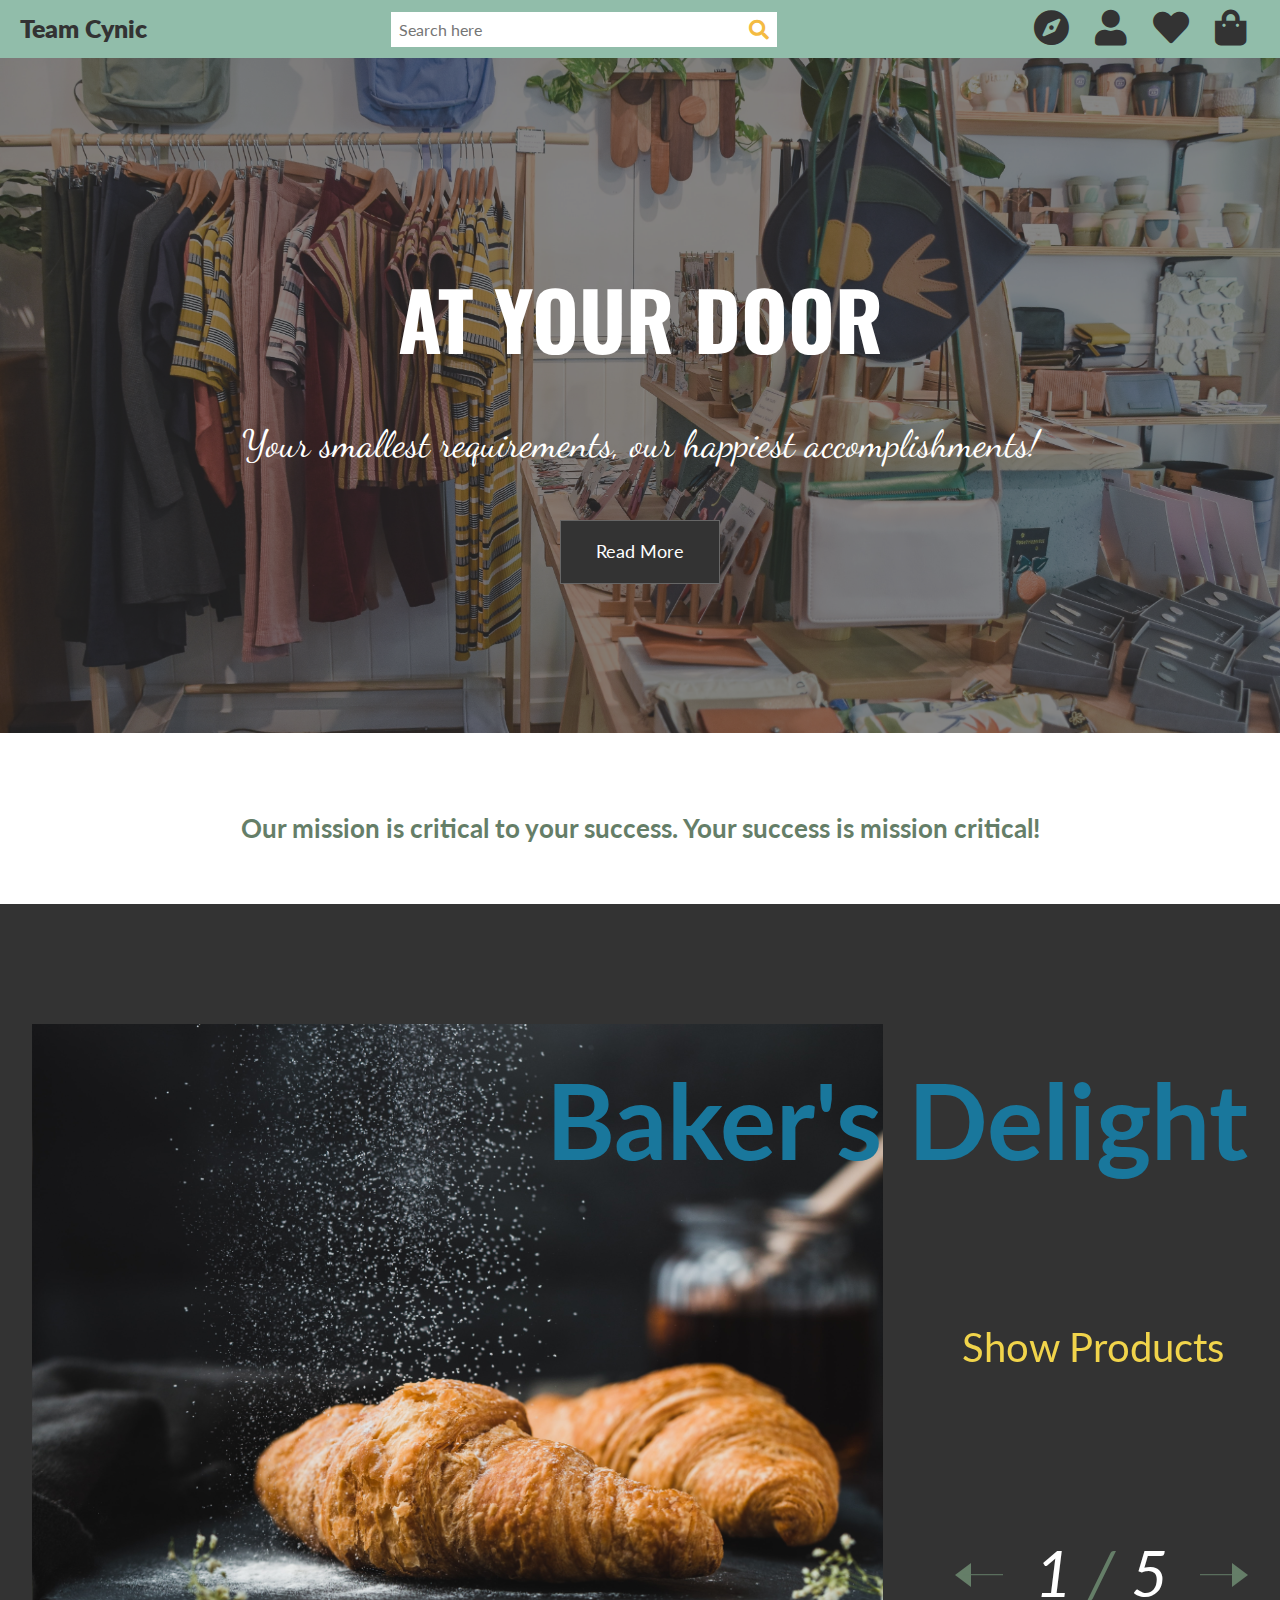
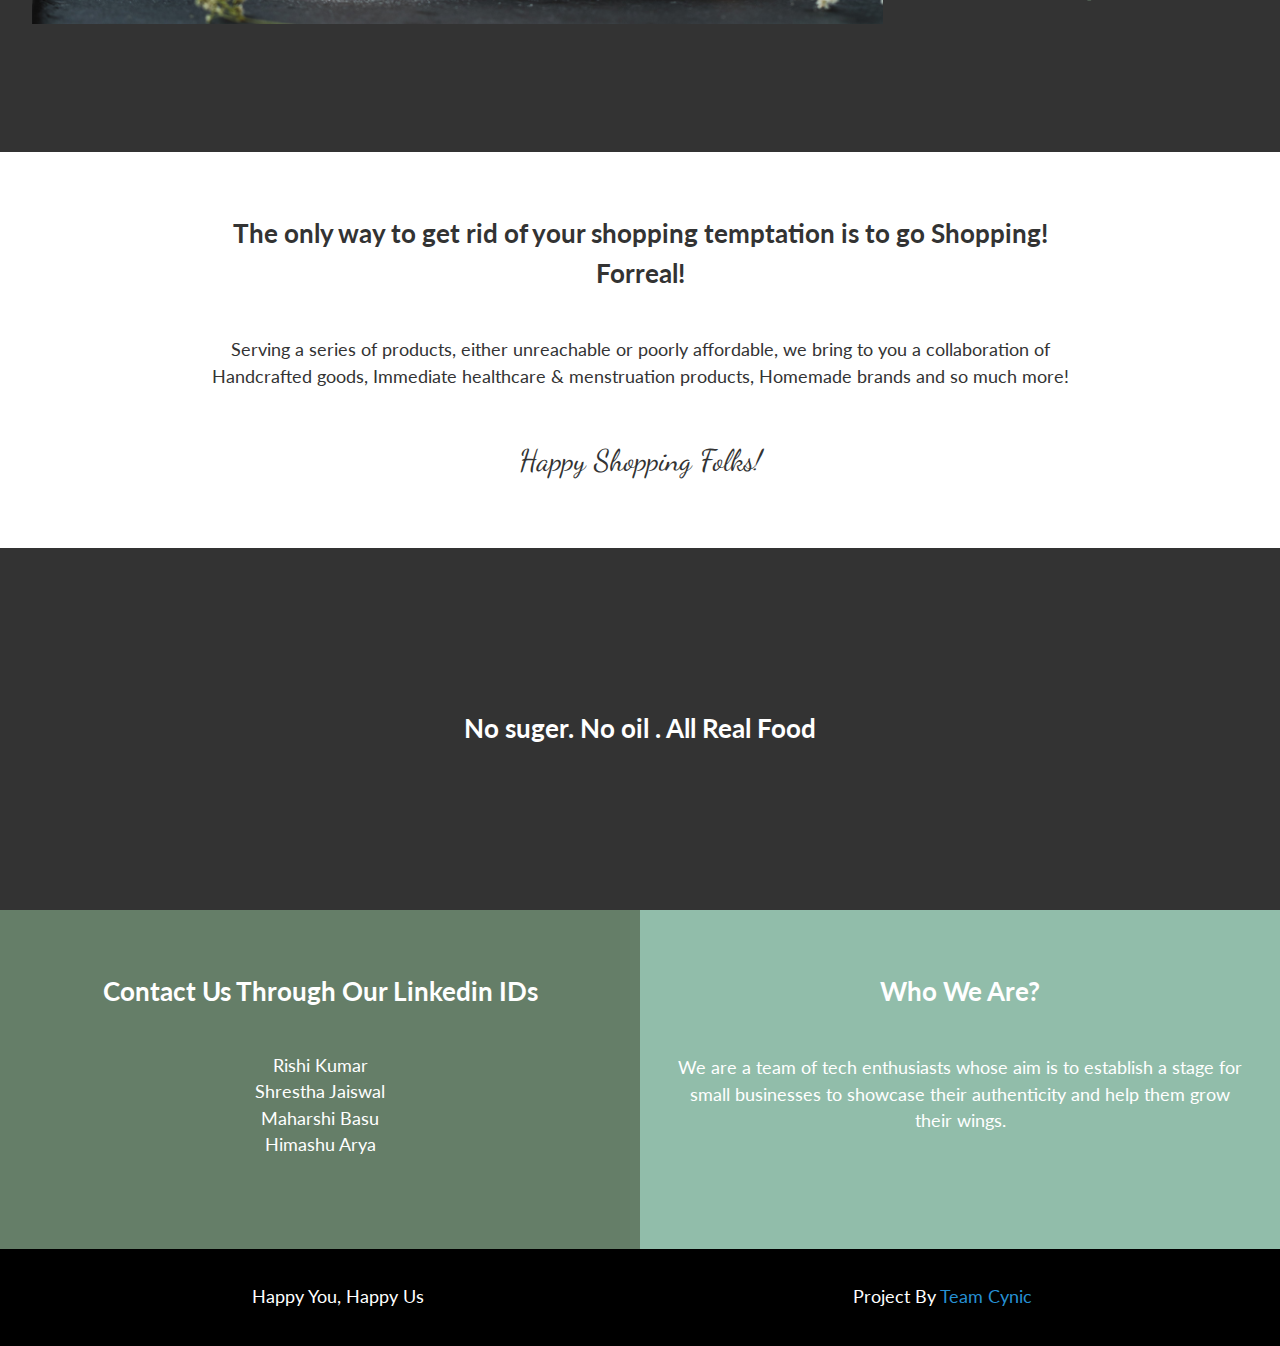
<file: index.html>
<!DOCTYPE html>
<html lang="en">
<head>
  <meta charset="UTF-8">
  <link rel='stylesheet' href='https://cdnjs.cloudflare.com/ajax/libs/font-awesome/5.15.3/css/all.min.css'>
  <link rel="stylesheet" href="./style.css">
  <link rel="apple-touch-icon" sizes="180x180" href="../Team-Cynic/favicon_io/apple-touch-icon.png">
  <link rel="icon" type="image/png" sizes="32x32" href="./favicon_io/favicon-32x32.png">
  <link rel="icon" type="image/png" sizes="16x16" href="./favicon_io/favicon-16x16.png">
  <link rel="manifest" href="./favicon_io/site.webmanifest">
  <title>Electrothon</title>
</head>
<body>
  <!-- partial:index.partial.html -->
<input type="checkbox" id="check">
<nav>
  <label  class="logo">Team Cynic</label>
  <div class="search_box">
    <input type="search" placeholder="Search here">
    <span class="fa fa-search"></span>
  </div>
  <ul>
    <li><a href="#"><i class="fas fa-compass fa-2x"></i></a></li>
    <li><a href="./login/login.html"><i class="fas fa-user fa-2x"></i></a></li>
    <li><a href="#"><i class="fas fa-heart fa-2x"></i></a></li>
    <li><a href="#"><i class="fas fa-shopping-bag fa-2x"></i></a></li>

  </ul>
  <label for="check" class="checkbtn">
    <span class="fa fa-bars" id="bars"></span>
    <span class="fa fa-times" id="times"></span>
  </label>
</nav>
<!-- partial -->
<header id="showcase" class="grid">
  <div class="bg-image"></div>
  <div class="content-wrap">
    <h1>AT YOUR DOOR</h1>
    <p>Your smallest requirements, our happiest accomplishments!</p>
    <a href="#tar" class="btn">Read More</a>
  </div>
</header>

<!-- Main Area -->
<main id="main">
  <!-- Section A -->
  <section id="section-a" class="grid">
    <div class="content-wrap">
      <br>
      <h2 class="content-title">Our mission is critical to your success. Your success is mission critical!</h2>
      <div class="content-text">
        <p></p>
      </div>
    </div>
  </section>
  <!-- Slider goes here -->
  <body id ="test">
    <!-- partial:index.partial.html -->
    <div class="main1">
    
      
      <div class="cd-slider">
        <ul>
          <li>
            <div class="image_sli" style="background-image:url(./img/baker.jpg);"></div>
            <div class="content_sli">
              <h2>Baker's Delight</h2>
              <a class="sli" href="./product_page/product.html">Show Products</a>
            </div>
          </li>
          <li>
            <div class="image_sli" style="background-image:url(./img/pads.jpg);"></div>
            <div class="content_sli">
              <h2>Medical Needs</h2>
              <a class="sli" href="./product_page/product.html">Show products</a>
            </div>
          </li>
          <li>
            <div class="image_sli" style="background-image:url(./img/pot.jpg);"></div>
            <div class="content_sli">
              <h2>Sleek Potteries</h2>
              <a class="sli" href="./product_page/product.html">Show products</a>
            </div>
          </li>
          <li>
            <div class="image_sli" style="background-image:url(./img/grennery.jpg);"></div>
            <div class="content_sli">
              <h2>Greenery Forever</h2>
              <a class="sli" href="./product_page/product.html">Show products</a>
            </div>
          </li>
          <li>
            <div class="image_sli" style="background-image:url(./img/snacks.jpg);"></div>
            <div class="content_sli">
              <h2>Homemade Goodies</h2>
              <a class="sli" href="./product_page/product.html">Show products</a>
            </div>
          </li>      
        </ul>
      </div> <!--/.cd-slider-->
      
    </div>
  
  
    <!-- partial -->
      
    
  

  <!-- Section C -->
  <section id="section-c" class="grid">
    <div class="content-wrap">
      <h2 class="content-title">The only way to get rid of your shopping temptation is to go Shopping! Forreal!</h2>
      <p>Serving a series of products, either unreachable or poorly affordable, we bring to you a collaboration of Handcrafted goods, Immediate healthcare & menstruation products, Homemade brands and so much more!</p>
      <p class="stylish">Happy Shopping Folks!</p>
    </div>
  </section>
  <!-- opacity showcase  -->
  <section class="hero">
    <h2 class="section-title">No suger. No oil . All Real Food</h2>
  </section>


  <!-- Section D -->
  <section id="section-d" class="grid">
    <div class="box">
      <h2 class="content-title">Contact Us Through Our Linkedin IDs</h2>
      <p><ul id ="cont">
        <!-- <li>Click the names for respective linkedin :</li>
        <br> -->
        <li><a href="https://www.linkedin.com/in/rishi-kumar-a29563107/">Rishi Kumar</a></li>
        <li><a href="https://www.linkedin.com/in/shrestha-jaiswal-079818221/">Shrestha Jaiswal</a></li>
        <li><a href="https://www.linkedin.com/in/maharshi-basu-480548229/">Maharshi Basu</a></li>
        <li><a href="#">Himashu Arya</a></li>
      </ul></p>
    </div>
    <div class="box" id="tar">
      <h2 class="content-title">Who We Are?</h2>
      <p>We are a team of tech enthusiasts whose aim is to establish a stage for small businesses to showcase their authenticity and help them grow their wings.</p>
    </div>
  </section>
</main>


<!-- Footer -->
<footer id="main-footer" class="grid">
  <div>Happy You, Happy Us</div>
  <div>Project By <a href="https://github.com/ShresthaJaiswal/At-Your-Door" target="_blank">Team Cynic</a></div>
</footer>


<script src="./main.js"></script>
<script src='https://code.jquery.com/jquery-2.2.4.min.js'></script>

  
</body>
</html>
</file>
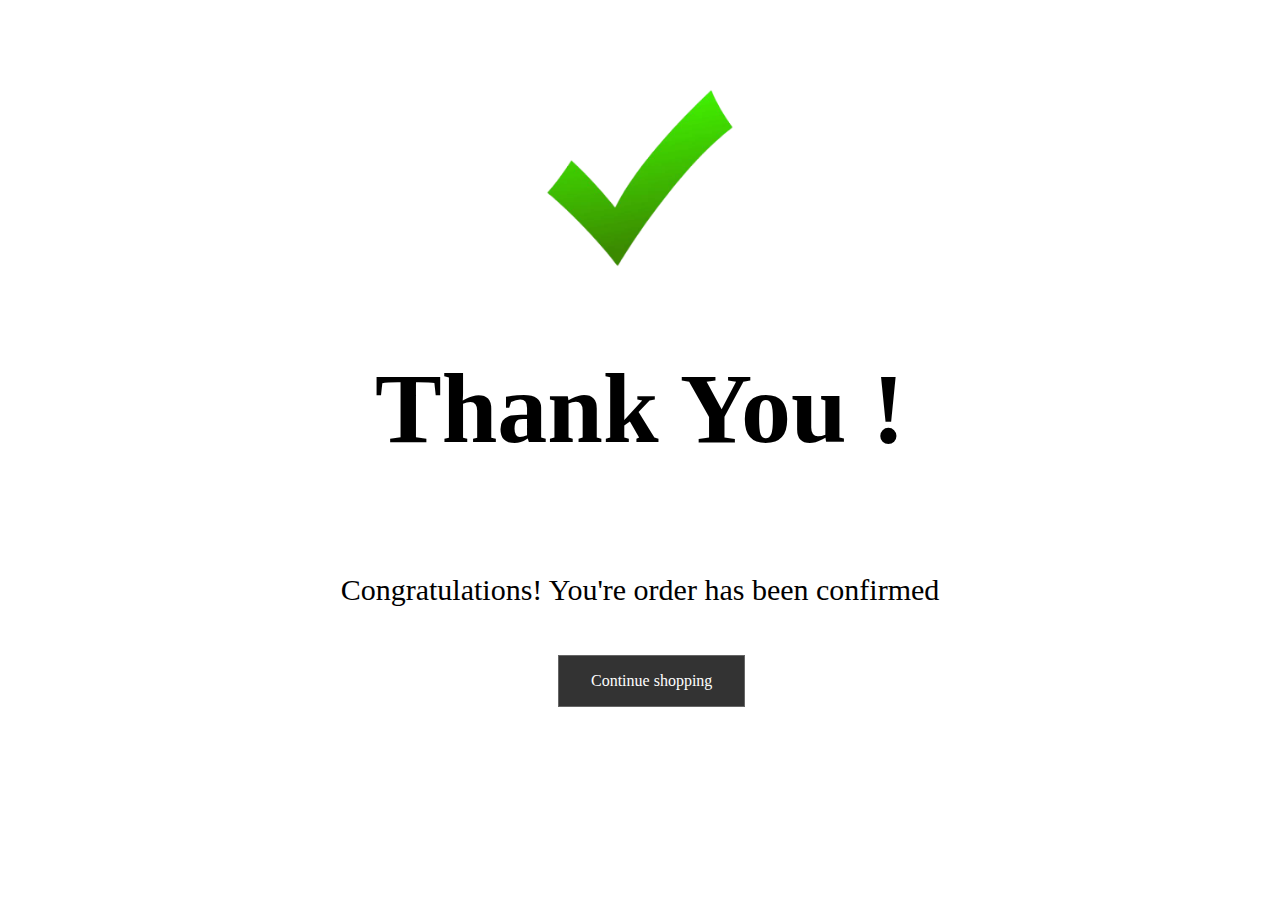
<file: confirmation.html>
<!DOCTYPE html>
<html lang="en">
<head>
    <meta charset="UTF-8">
    <meta http-equiv="X-UA-Compatible" content="IE=edge">
    <meta name="viewport" content="width=device-width, initial-scale=1.0">
    <title>ELectrothon</title>
    <link rel="stylesheet" href="./confirmation.css">
</head>
<body>
    <div id="tick">
        <img src = "gree.png" alt = "green check" height="200px" width="200px">
    </div>
    <div id="thenks">
        <h1>Thank You !</h1>
    </div>
    <div id = "congomadafaka">
        <p>Congratulations! You're order has been confirmed</p>
    </div>
    <div class="btn" id = "givemoney">
        <a href="./products.html">Continue shopping</a>

    </div>
    
    
</body>
</html>
</file>
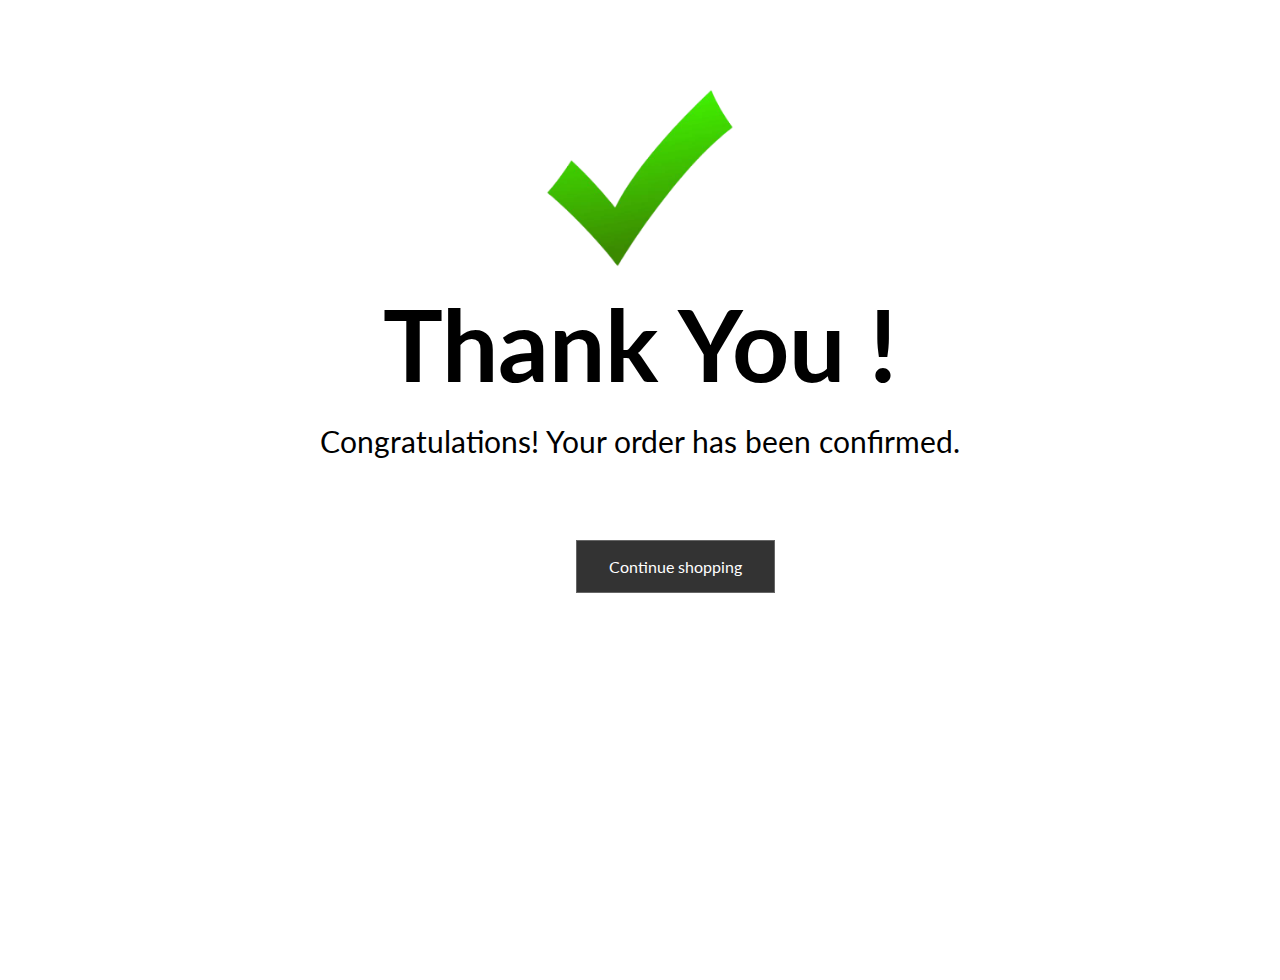
<file: confirmation/confirmation.html>
<!DOCTYPE html>
<html lang="en">
<head>
    <meta charset="UTF-8">
    <meta http-equiv="X-UA-Compatible" content="IE=edge">
    <meta name="viewport" content="width=device-width, initial-scale=1.0">
    <link rel="apple-touch-icon" sizes="180x180" href=".../Team-Cynic/favicon_io/apple-touch-icon.png">
    <link rel="icon" type="image/png" sizes="32x32" href="../favicon_io/favicon-32x32.png">
    <link rel="icon" type="image/png" sizes="16x16" href="../favicon_io/favicon-16x16.png">
    <link rel="manifest" href="../favicon_io/site.webmanifest">
    <title>Check Out</title>
    <link rel="stylesheet" href="./confirmation.css">
</head>
<body>
    <div id="main">

        <div id="tick">
            <img src = "gree.png" alt = "green check" height="200px" width="200px">
        </div>
        <div id="thenks">
            <h1>Thank You !</h1>
        </div>
        <div id = "congomadafaka">
            <p>Congratulations! Your order has been confirmed.</p>
        </div>
        <div class="btn" id = "givemoney">
            <a href="../product_page/product.html">Continue shopping</a>
            
        </div>
    </div>
    
    
</body>
</html>
</file>
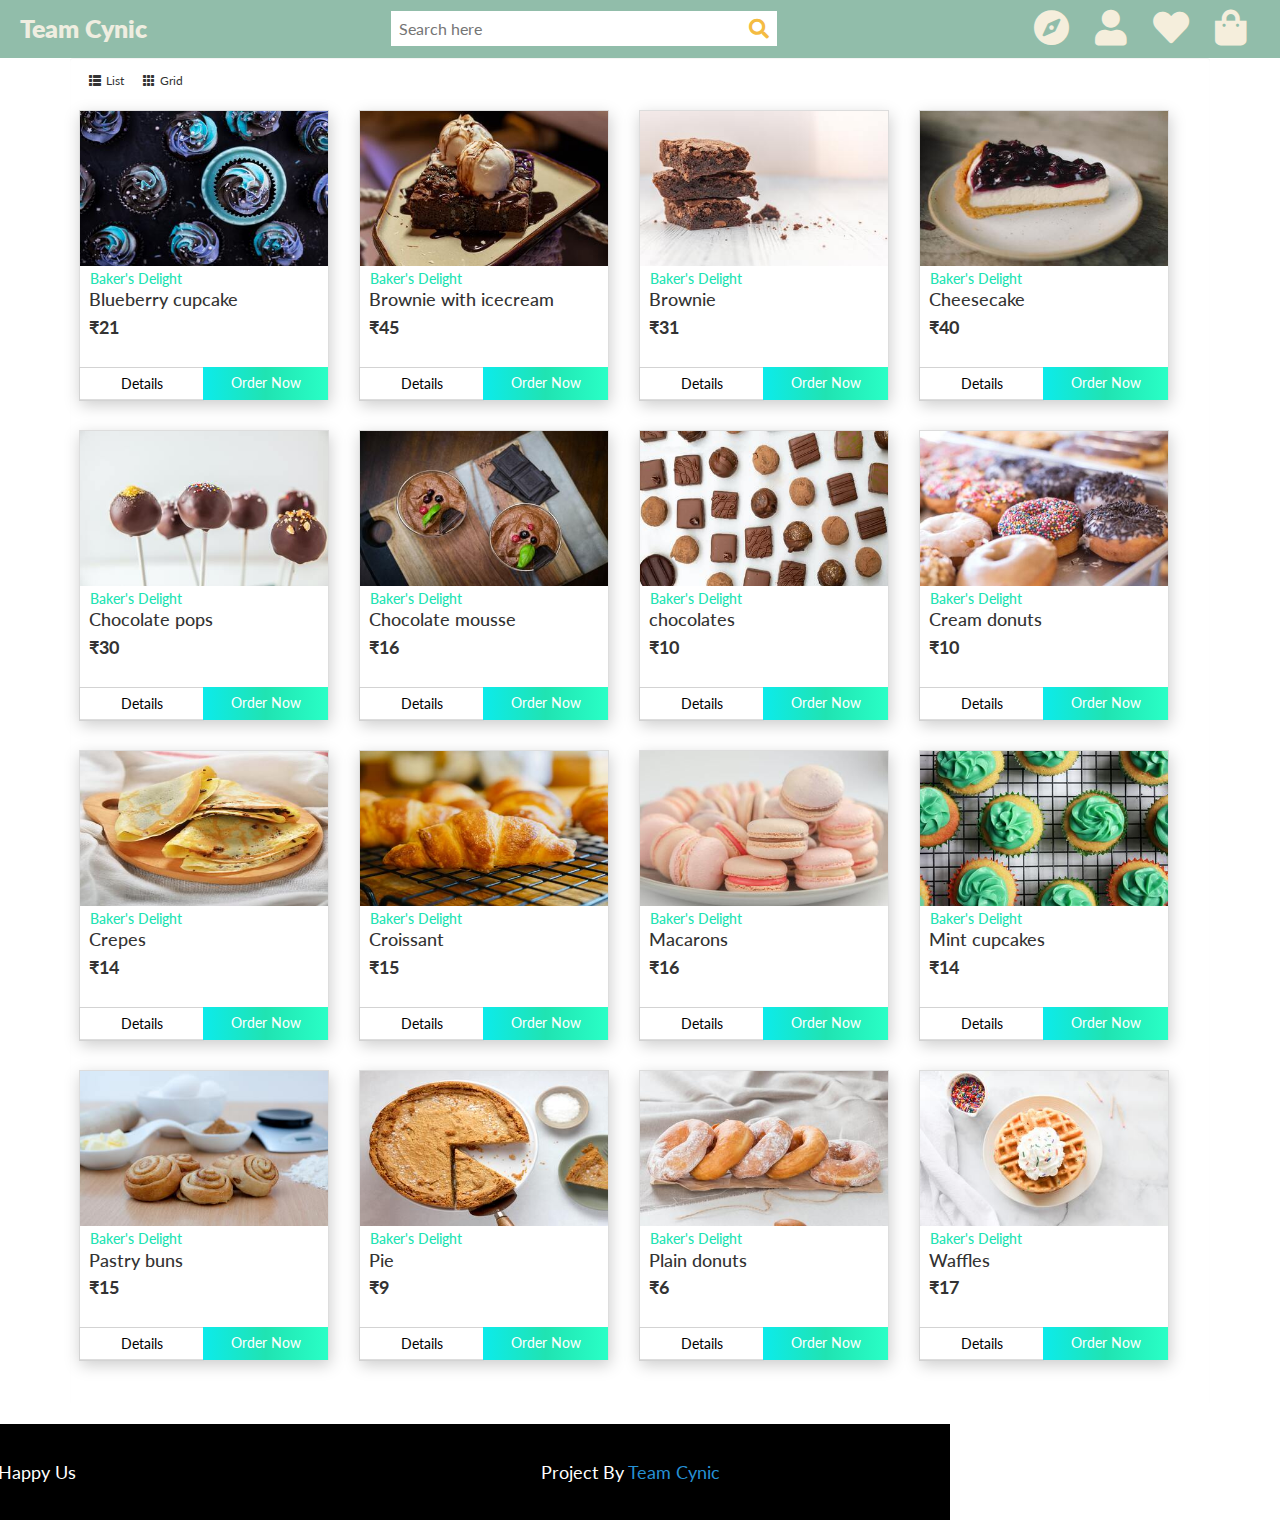
<file: product_page/product.html>
<!DOCTYPE html>
<html lang="en" >
<head>
  <meta charset="UTF-8">
  <title>Products</title>
  <link rel='stylesheet' href='https://cdnjs.cloudflare.com/ajax/libs/font-awesome/5.15.3/css/all.min.css'>
  <link rel="apple-touch-icon" sizes="180x180" href=".../Team-Cynic/favicon_io/apple-touch-icon.png">
  <link rel="icon" type="image/png" sizes="32x32" href="../favicon_io/favicon-32x32.png">
  <link rel="icon" type="image/png" sizes="16x16" href="../favicon_io/favicon-16x16.png">
  <link rel="manifest" href="../favicon_io/site.webmanifest">
  <link rel='stylesheet' href='https://maxcdn.bootstrapcdn.com/bootstrap/3.2.0/css/bootstrap.min.css'><link rel="stylesheet" href="./product.css">

</head>
<body>
<!-- navbar -->
<input type="checkbox" id="check">
<nav>
  <label  class="logo">Team Cynic</label>
  <div class="search_box">
    <input type="search" placeholder="Search here">
    <span class="fa fa-search"></span>
  </div>
  <ul>
    <li><a href="#"><i class="fas fa-compass fa-2x"></i></a></li>
    <li><a href="../login/login.html"><i class="fas fa-user fa-2x"></i></a></li>
    <li><a href="#"><i class="fas fa-heart fa-2x"></i></a></li>
    <li><a href="#"><i class="fas fa-shopping-bag fa-2x"></i></a></li>

  </ul>
  <label for="check" class="checkbtn">
    <span class="fa fa-bars" id="bars"></span>
    <span class="fa fa-times" id="times"></span>
  </label>
</nav>
<!-- partial:index.partial.html -->
<div class="container">
    <div class="well well-sm">
        <div id="view" class="btn-group">
            <a href="#" id="list" class="btn btn-default btn-sm"><span class="glyphicon glyphicon-th-list">
            </span>List</a> <a href="#" id="grid" class="btn btn-default btn-sm"><span
                class="glyphicon glyphicon-th"></span>Grid</a>
        </div>

    <div id="products" class="row list-group">
        <div class="item  col-xs-4 col-md-3">
            <div class="thumbnail">
                <img class="group list-group-image" src="../Product images/blueberry cupcake.jpg" alt="" />
              <div class="category">
                <h5 class="category-name">Baker's Delight</h5>
              </div>
                <div class="caption">
                    <h4 class="group inner list-group-item-heading">
                        Blueberry cupcake</h4>
                    <div class="row">
                        <div class="col-xs-12 col-md-6">
                            <p class="lead">
                                ₹21</p>
                        </div>
<div class="btn-group">
                      <a class="btn btn-details" href="../confirmation/confirmation.html">Details</a>
 <a class="btn btn-success" href="../confirmation/confirmation.html">Order Now</a>
  </div>
                 </div>
              </div>
              </div>
            </div>
<div class="item  col-xs-4 col-md-3">
            <div class="thumbnail">
                <img class="group list-group-image" src="../Product images/brownie with icecream.jpg" alt="" />
              <div class="category">
                <h5 class="category-name">Baker's Delight</h5>
              </div>
                <div class="caption">
                    <h4 class="group inner list-group-item-heading">
                        Brownie with icecream</h4>
                    
                    <div class="row">
                        <div class="col-xs-12 col-md-6">
                            <p class="lead">
                                ₹45</p>
                        </div>
                        <div class="btn-group">
                      <a class="btn btn-details" href="../confirmation/confirmation.html">Details</a>
 <a class="btn btn-success" href="../confirmation/confirmation.html">Order Now</a>
  
                      </div>
                    </div>
                </div>
            </div>
        </div>
<div class="item  col-xs-4 col-md-3">
            <div class="thumbnail">
                <img class="group list-group-image" src="../Product images/brownie.jpg" alt="" />
              <div class="category">
                <h5 class="category-name">Baker's Delight</h5>
              </div>
                <div class="caption">
                    <h4 class="group inner list-group-item-heading">
                        Brownie</h4>
                    
                    <div class="row">
                        <div class="col-xs-12 col-md-6">
                            <p class="lead">
                                ₹31</p>
                        </div>
                        <div class="btn-group">
                      <a class="btn btn-details" href="../confirmation/confirmation.html">Details</a>
 <a class="btn btn-success" href="../confirmation/confirmation.html">Order Now</a>
  
                      </div>
                    </div>
                </div>
            </div>
        </div>
        <div class="item  col-xs-4 col-md-3">
            <div class="thumbnail">
                <img class="group list-group-image" src="../Product images/cheesecake.jpg" alt="" />
              <div class="category">
                <h5 class="category-name">Baker's Delight</h5>
              </div>
                <div class="caption">
                    <h4 class="group inner list-group-item-heading">
                        Cheesecake</h4>
                    
                    <div class="row">
                        <div class="col-xs-12 col-md-6">
                            <p class="lead">
                                ₹40</p>
                        </div>
                        <div class="btn-group">
                      <a class="btn btn-details" href="../confirmation/confirmation.html">Details</a>
 <a class="btn btn-success" href="../confirmation/confirmation.html">Order Now</a>
  
                      </div>
                    </div>
                </div>
            </div>
        </div>
   <div class="item  col-xs-4 col-md-3">
            <div class="thumbnail">
                <img class="group list-group-image" src="../Product images/chocolate lollipops.jpg" alt="" />
              <div class="category">
                <h5 class="category-name">Baker's Delight</h5>
              </div>
                <div class="caption">
                    <h4 class="group inner list-group-item-heading">
                        Chocolate pops</h4>
                    
                    <div class="row">
                        <div class="col-xs-12 col-md-6">
                            <p class="lead">
                                ₹30</p>
                        </div>
                        <div class="btn-group">
                      <a class="btn btn-details" href="../confirmation/confirmation.html">Details</a>
 <a class="btn btn-success" href="../confirmation/confirmation.html">Order Now</a>
  
                      </div>
                    </div>
                </div>
            </div>
        </div>
<div class="item  col-xs-4 col-md-3">
            <div class="thumbnail">
                <img class="group list-group-image" src="../Product images/chocolate mousse.jpg" alt="" />
              <div class="category">
                <h5 class="category-name">Baker's Delight</h5>
              </div>
                <div class="caption">
                    <h4 class="group inner list-group-item-heading">
                        Chocolate mousse</h4>
                    
                    <div class="row">
                        <div class="col-xs-12 col-md-6">
                            <p class="lead">
                                ₹16</p>
                        </div>
                        <div class="btn-group">
                      <a class="btn btn-details" href="../confirmation/confirmation.html">Details</a>
 <a class="btn btn-success" href="../confirmation/confirmation.html">Order Now</a>
  
                      </div>
                    </div>
                </div>
            </div>
        </div>
<div class="item  col-xs-4 col-md-3">
            <div class="thumbnail">
                <img class="group list-group-image" src="../Product images/chocolates.jpg" alt="" />
              <div class="category">
                <h5 class="category-name">Baker's Delight</h5>
              </div>
                <div class="caption">
                    <h4 class="group inner list-group-item-heading">
                        chocolates</h4>
                    
                    <div class="row">
                        <div class="col-xs-12 col-md-6">
                            <p class="lead">
                                ₹10</p>
                        </div>
                        <div class="btn-group">
                      <a class="btn btn-details" href="../confirmation/confirmation.html">Details</a>
 <a class="btn btn-success" href="../confirmation/confirmation.html">Order Now</a>
  
                      </div>
                    </div>
                </div>
            </div>
        </div>
<div class="item  col-xs-4 col-md-3">
            <div class="thumbnail">
                <img class="group list-group-image" src="../Product images/cream donuts.jpg" alt="" />
              <div class="category">
                <h5 class="category-name">Baker's Delight</h5>
              </div>
                <div class="caption">
                    <h4 class="group inner list-group-item-heading">
                        Cream donuts</h4>
                    
                    <div class="row">
                        <div class="col-xs-12 col-md-6">
                            <p class="lead">
                                ₹10</p>
                        </div>
                       <div class="btn-group">
                      <a class="btn btn-details" href="../confirmation/confirmation.html">Details</a>
 <a class="btn btn-success" href="../confirmation/confirmation.html">Order Now</a>
  
                      </div> 
                </div>
            </div>
        </div>
      </div>
<div class="item  col-xs-4 col-md-3">
            <div class="thumbnail">
                <img class="group list-group-image" src="../Product images/crepes.jpg" alt="" />
              <div class="category">
                <h5 class="category-name">Baker's Delight</h5>
              </div>
                <div class="caption">
                    <h4 class="group inner list-group-item-heading">
                        Crepes</h4>
                    
                    <div class="row">
                        <div class="col-xs-12 col-md-6">
                            <p class="lead">
                                ₹14</p>
                        </div>
                        <div class="btn-group">
                      <a class="btn btn-details" href="../confirmation/confirmation.html">Details</a>
 <a class="btn btn-success" href="../confirmation/confirmation.html">Order Now</a>
  
                      </div>
                    </div>
                </div>
            </div>
        </div>
<div class="item  col-xs-4 col-md-3">
            <div class="thumbnail">
                <img class="group list-group-image" src="../Product images/croissant.jpg" alt="" />
              <div class="category">
                <h5 class="category-name">Baker's Delight</h5>
              </div>
                <div class="caption">
                    <h4 class="group inner list-group-item-heading">
                        Croissant</h4>
                    
                    <div class="row">
                        <div class="col-xs-12 col-md-6">
                            <p class="lead">
                                ₹15</p>
                        </div>
                        <div class="btn-group">
                      <a class="btn btn-details" href="../confirmation/confirmation.html">Details</a>
 <a class="btn btn-success" href="../confirmation/confirmation.html">Order Now</a>
  
                      </div>
                    </div>
                </div>
            </div>
        </div>
<div class="item  col-xs-4 col-md-3">
            <div class="thumbnail">
                <img class="group list-group-image" src="../Product images/macarons.jpg" alt="" />
              <div class="category">
                <h5 class="category-name">Baker's Delight</h5>
              </div>
                <div class="caption">
                    <h4 class="group inner list-group-item-heading">
                        Macarons</h4>
                    
                    <div class="row">
                        <div class="col-xs-12 col-md-6">
                            <p class="lead">
                                ₹16</p>
                        </div>
                        <div class="btn-group">
                      <a class="btn btn-details" href="../confirmation/confirmation.html">Details</a>
 <a class="btn btn-success" href="../confirmation/confirmation.html">Order Now</a>
  
                      </div>
                    </div>
                </div>
            </div>
        </div>
<div class="item  col-xs-4 col-md-3">
            <div class="thumbnail">
                <img class="group list-group-image" src="../Product images/mint cupcake.jpg" alt="" />
              <div class="category">
                <h5 class="category-name">Baker's Delight</h5>
              </div>
                <div class="caption">
                    <h4 class="group inner list-group-item-heading">
                        Mint cupcakes</h4>
                    
                    <div class="row">
                        <div class="col-xs-12 col-md-6">
                            <p class="lead">
                                ₹14</p>
                        </div>
                        <div class="btn-group">
                      <a class="btn btn-details" href="../confirmation/confirmation.html">Details</a>
 <a class="btn btn-success" href="../confirmation/confirmation.html">Order Now</a>
  
                      </div>
                    </div>
                </div>
            </div>
        </div>
        <div class="item  col-xs-4 col-md-3">
            <div class="thumbnail">
                <img class="group list-group-image" src="../Product images/pastry buns.jpg" alt="" />
              <div class="category">
                <h5 class="category-name">Baker's Delight</h5>
              </div>
                <div class="caption">
                    <h4 class="group inner list-group-item-heading">
                        Pastry buns</h4>
                   
                    <div class="row">
                        <div class="col-xs-12 col-md-6">
                            <p class="lead">
                                ₹15</p>
                        </div>
                        <div class="btn-group">
                      <a class="btn btn-details" href="../confirmation/confirmation.html">Details</a>
 <a class="btn btn-success" href="../confirmation/confirmation.html">Order Now</a>
  
                      </div>
                    </div>
                </div>
            </div>
        </div>
        <div class="item  col-xs-4 col-md-3">
            <div class="thumbnail">
                <img class="group list-group-image" src="../Product images/pie.jpg" alt="" />
              <div class="category">
                <h5 class="category-name">Baker's Delight</h5>
              </div>
                <div class="caption">
                    <h4 class="group inner list-group-item-heading">
                        Pie</h4>
                    
                    <div class="row">
                        <div class="col-xs-12 col-md-6">
                            <p class="lead">
                                ₹9</p>
                        </div>
                        <div class="btn-group">
                      <a class="btn btn-details" href="../confirmation/confirmation.html">Details</a>
 <a class="btn btn-success" href="../confirmation/confirmation.html">Order Now</a>
  
                      </div>
                    </div>
                </div>
            </div>
        </div>
        <div class="item  col-xs-4 col-md-3">
            <div class="thumbnail">
                <img class="group list-group-image" src="../Product images/Plain donuts.jpg" alt="" />
              <div class="category">
                <h5 class="category-name">Baker's Delight</h5>
              </div>
                <div class="caption">
                    <h4 class="group inner list-group-item-heading">
                        Plain donuts</h4>
                    
                    <div class="row">
                        <div class="col-xs-12 col-md-6">
                            <p class="lead">
                                ₹6</p>
                        </div>
                        <div class="btn-group">
                      <a class="btn btn-details" href="../confirmation/confirmation.html">Details</a>
 <a class="btn btn-success" href="../confirmation/confirmation.html">Order Now</a>
  
                      </div>
                    </div>
                </div>
            </div>
        </div>
        <div class="item  col-xs-4 col-md-3">
            <div class="thumbnail">
                <img class="group list-group-image" src="../Product images/waffle.jpg" alt="" />
              <div class="category">
                <h5 class="category-name">Baker's Delight</h5>
              </div>
                <div class="caption">
                    <h4 class="group inner list-group-item-heading">
                        Waffles</h4>
                   
                    <div class="row">
                        <div class="col-xs-12 col-md-6">
                            <p class="lead">
                                ₹17</p>
                        </div>
                        <div class="btn-group">
                      <a class="btn btn-details" href="../confirmation/confirmation.html">Details</a>
 <a class="btn btn-success" href="../confirmation/confirmation.html">Order Now</a>
  
                      </div>
                    </div>
                </div>
            </div>
        </div>
    </div>
</div>
<!-- Footer -->

<footer id="main-footer" class="grid">
  <div>Happy You, Happy Us</div>
  <div>Project By <a href="#" target="_blank">Team Cynic</a></div>
</footer>

<!-- partial -->
<script src='https://cdnjs.cloudflare.com/ajax/libs/jquery/3.3.1/jquery.js'></script><script  src="./product.css"></script>

</body>
</html>
</file>
<file: style.css>
@import url("https://fonts.googleapis.com/css2?family=Lato&display=swap");
@import url('https://fonts.googleapis.com/css2?family=Lato&family=Oswald:wght@600&display=swap');
@import url('https://fonts.googleapis.com/css2?family=Dancing+Script:wght@600&display=swap');

* {
  margin: 0;
  padding: 0;
  text-decoration: none;
  list-style: none;
  box-sizing: border-box;
  /* border: 1px solid; */
  font-family: "Lato", sans-serif;

  /* color: #3c3c3c; */
}
/* html {
  background: #ebe7e3;
} */
/* showcase */
body {
  margin: 0;
  /* font-family: 'Dancing Script', cursive; */
  background: #333333;
  color: #91bdaa;
  font-size: 1.1em;
  line-height: 1.5;
  text-align: center;
  z-index: 0;
}

img {
  display: block;
  width: 100%;
  height: auto;
}

h1,
h2,
h3 {
  margin: 0;
  padding: 1em 0;
}

p {
  margin: 0;
  padding: 1em 0;
}

.btn {
  display: inline-block;
  background: #333;
  color: #fff;
  text-decoration: none;
  padding: 1em 2em;
  border: 1px solid #666;
  margin: 0.5em 0;
}

.btn:hover {
  background: #eaeaea;
  color: #333;
}
/* showcase_end */
/* navbar */
nav {
  display: flex;
  justify-content: space-between;
  padding: 10px 20px;
  background: #91bdaa;
  position: relative;
  color: #333;
}
nav .logo {
  font-size: 25px;
  font-weight: 800;
  margin: auto 0;
}
nav ul {
  display: flex;
  justify-content: space-between;
  margin: auto 0;
}
nav ul li {
  margin: 0 5px;
}
nav ul li a {
  font-size: 18px;
  /* letter-spacing: 1px;   */
  padding: 5px 8px;
  border-radius: 5px;
  text-transform: capitalize;
  color: #333;
}
/* nav ul li:hover a{
  background: #c4202f;
  color: #fff;
} */

nav .search_box {
  display: flex;
  margin: auto 0;
  height: 35px;
  line-height: 35px;
}
nav .search_box input {
  width: 350px;
  padding: 0 8px;
  border: none;
  outline: none;
  font-size: 16px;
}
nav .search_box span {
  font-size: 20px;
  color: #f4bb42;
  background: #fff;
  line-height: 35px;
  padding: 0 8px;
  position: relative;
  cursor: pointer;
  z-index: 1;
}
nav .search_box span:hover {
  color: #fff;
}
nav .search_box span::after {
  height: 100%;
  width: 0%;
  content: "";
  background: #f1d44b;
  position: absolute;
  top: 0;
  right: 0;
  z-index: -1;
  transition: 0.3s;
}
nav .search_box span:hover::after {
  width: 100%;
}

nav .checkbtn {
  position: relative;
  margin: auto;
  display: none;
}

nav .checkbtn span {
  position: absolute;
  font-size: 25px;
}
#check {
  display: none;
}
/* navbar_end */
/* Header Showcase */

#showcase {
  min-height: 75vh;
  color: #fff;
  text-align: center;
  
}

#showcase .bg-image {
  position: absolute;
  background:#333 url("./img/showcase.jpg");
  background-position: center;
  background-repeat: no-repeat;
  background-size: cover;
  width: 100%;
  height: 75vh;
  z-index: -1;
  /* to change the opacity  */
  opacity: 0.4;
}

#showcase h1 {
  padding-top: 200px;
  padding-bottom: 0;
  font-size: 80px;
  /* changing font of the main heading */
  font-family: 'Oswald', sans-serif;
}

#showcase p{
  /* changing font of the paragraph */
  font-family: 'Dancing Script', cursive;
  font-size: 38px;
  
}
#showcase .content-wrap,
#section-a .content-wrap {
  padding: 0 1.5em;
}

/* Section A */

#section-a {
  padding-top: 2.5vh ;
  height: 19vh;
  background: white;
  color: #657e68;
  padding-bottom: 2em;
  font-family: 'Dancing Script', cursive;
}

/* Section C */

#section-c {
  background: #fff;
  color: #333;
  padding: 2em;
}

#section-c p.stylish{
  font-family: 'Dancing Script', cursive;
  font-size: 30px;
}

/* Section D / Boxes */

#section-d .box {
  padding: 2em;
  color: #fff;
  background: #91bdaa;
}

#section-d .box:first-child {
  background: #657e68;
  /* change the desired color */
}

/* Footer */

#main-footer {
  padding: 2em;
  background: #000;
  color: #fff;
  text-align: center;
}

#main-footer a {
  color: #2690d4;
  text-decoration: none;
}

@media screen and (max-width: 700px) {
  nav {
    display: block;
    text-align: center;
    padding: 0;
  }
  nav .logo {
    display: inline-block;
  }

  nav .search_box {
    width: 100%;
    display: inline-flex;
    justify-content: center;
    margin: 10px 0;
  }
  nav .search_box input {
    width: 90%;
  }
  nav ul {
    display: flex;
    flex-direction: column;
    background: #fff;
    height: 0;
    visibility: hidden;
    justify-content: flex-start;
  }
  nav ul li {
    opacity: 1;
  }
  nav ul li a {
    color: #000;
    font-size: 15px;
    padding: 25px;
    display: block;
  }

  nav .checkbtn {
    display: block;
    position: absolute;
    top: 20px;
    right: 80px;
    cursor: pointer;
  }
  nav .checkbtn #times {
    display: none;
  }
  #check:checked ~ nav .checkbtn #bars {
    display: none;
  }
  #check:checked ~ nav .checkbtn #times {
    display: block;
  }
  #check:checked ~ nav ul {
    visibility: visible;
    height: 350px;
  }
}
@media (min-width: 700px) {
  .grid {
    display: grid;
    grid-template-columns: 1fr repeat(2, minmax(auto, 25em)) 1fr;
  }

  #section-a .content-text {
    columns: 2;
    column-gap: 2em;
  }

  #section-a .content-text p {
    padding-top: 0;
  }

  .content-wrap,
  #section-b ul {
    grid-column: 2/4;
  }

  .box,
  #main-footer div {
    grid-column: span 2;
  }

  #section-b ul {
    display: flex;
    justify-content: space-around;
  }

  #section-b li {
    width: 31%;
  }
}
/* Slider showcase css goes here  */


body#test{
	font-family: 'Montserrat', sans-serif;
	color: rgb(25, 119, 156);
	/* font-size: calc(4px + 0.45vw); */
}
	

a.sli  {
  /* padding-top: 0px; */
	text-decoration: none;
	color: #f1d44b;
}

*:focus {
  outline: 0;
}
/* Primary Style
--------------------------------*/
.main1 {
	max-width: 110rem;
	margin: 0 auto;
	padding: 0 2rem;
}


/* Slider Style
--------------------------------------*/
.cd-slider {
	position: relative;
	width: 100%;
	height: 45rem;
	overflow: hidden;
	margin-bottom: 8rem;
}
.cd-slider li {
	position: absolute;
	top: 0;
	left: 0;
	width: 100%;
	height: 100%;
	visibility: hidden;
	transition: visibility 0s 1s;
  will-change: visibility;
}
.image_sli {
	position: absolute;
	top: 0;
	left: 0;
	width: 70%;
	height: 90%;
  transform: translateY(120px);
	background-size: cover;
	background-position: 50% 50%;
	clip: rect(0, 80rem, 50rem, 80rem);
	transition: clip .5s cubic-bezier(0.99, 0.01, 0.45, 0.9) .5s;
  will-change: clip;
}
.content_sli {
	position: absolute;
	top: 0;
	right: 0;
	width: 100%;
	height: 100%;
	padding: 2rem 0 0 2rem;
	font-size: 9rem;
	text-align: right;
}
.content_sli h2 {
	text-overflow: ellipsis;
	overflow: hidden;
	transform: translateY(-30%);
	opacity: 0;
	transition: transform .5s, opacity .5s;
  will-change: transform, opacity;
  font-size: 105px;
  padding-bottom: 0px;
}
.content_sli a.sli {
	display: inline-block;
	font-size: 2.5rem;
	/* text-transform: lowercase; */
	padding: 1.5rem;
  padding-top:0px ;
	opacity: 0;
	/* transform: translateY(-100%); */
	transition: transform .5s .1s, opacity .5s .1s;
  will-change: transform, opacity;
}
/* Current Slide 
-------------------------------------*/
li.current {
	visibility: visible;
	transition-delay: 0s;
}
li.current .image_sli {
	clip: rect(0, 80rem, 50rem, 0);
}
li.current .content_sli h2 {
	transform: translateY(0);
	opacity: 1;
	transition-delay: 1s;
}
li.current .content_sli a.sli  {
	transform: translateY(0);
	opacity: 1;
	transition-delay: 1.1s;
}
/* Prev Slide 
------------------------------------*/
li.prev_slide .image_sli {
	clip: rect(0, 0, 50rem, 0);
}
nav_1 {
	position: absolute;
	bottom: 0;
	right: 0;
	background: #333;
	z-index: 2;
}
.prev, .next, .counter {
	vertical-align: middle;
}
.prev, .next {
	position: relative;
	display: inline-block;
	height: 5rem;
	width: 5rem;
  border: 0;
  cursor: pointer;
  background: transparent;
}
.prev::before, .next::before {
	content: '';
	position: absolute;
	top: 50%;
  left: 0;
	transform: translateY(-50%);
	border: .8rem solid transparent;
	border-right-width: 1rem;
	border-right-color: #657e68;
	border-left-width: 0;
	width: 0;
	height: 0;
}
.prev::after, .next::after {
	content: '';
	position: absolute;
	top: 50%;
	transform: translateY(-50%) translateZ(0);
	left: .5rem;
	background: #657e68;
	height: .1rem;
	min-height: 1px;
	width: 2.5rem;
	transition: width .3s;
}
.next::before {
	right: 0;
  left: auto;
	border-left-width: 1rem;
	border-left-color: #657e68;
	border-right-width: 0;
}
.next::after {
	right: .5rem;
	left: auto;
}
.counter {
	display: inline-block;
	font-size: 4rem;
	font-family: serif;
	font-style: italic;
  color: white;
  /* counter color  */
}
.counter span:last-child::before {
	content: '/';
	margin: 0 1rem;
  color:#657e68 ;
  /* slash color */
}
.prev:hover::after, .next:hover::after {
	width: 3.5rem;
}
@media screen and ( max-width: 550px ) {
	.image_sli { width: 100%; }
	.content_sli { padding-right: 2rem; }
	nav_1 { left: 0; right: auto; }
}

.hero{
  background-color:#333;
  background-image: url("https://www.wismettac.com/en/business/trade/main/0/teaserItems1/0/binaryNodeName/aspt_m.jpg");
  background-size: cover;
  background-position: center;
  background-repeat: no-repeat;
  object-fit: cover;
  background-blend-mode: multiply;
  background-attachment: fixed;
  padding:15vh 0;
  color: #fff;
  text-align: center;
  }
  .hero h2{
  line-height: 1.5 !important;
  }
/* h2.content-title{
  font-family: 'Dancing Script', cursive;
  font-size: 32px;
  font-weight: 99999999;
  } */
#cont{
  transform: translateY(-20px);
}
#cont a{
  color: white;
}
</file>
<file: confirmation.css>
#tick {
    text-align : center ;
    margin-top: 80px ;
}
#thenks {
    text-align : center ;
    font-size : 50px ;
}
#congomadafaka {
    text-align : center ;
    font-size : 30px ;
    margin-top: 10px;
    padding : 10px ;
}
a {
  text-decoration: none ;
    color : white ; 
}
.btn {
    display: inline-block;
    background: #333;
    color: #fff;
    text-decoration: none;
    padding: 1em 2em;
    border: 1px solid #666;
    margin: 0.5em 0;
    text-align: center;
    position: relative;
    margin-left: 550px ;
    margin-bottom: 80px ;
  }
  
  .btn:hover {
    background: red ;
    color: green;
  }
  .btn.a {
      text-align : center ;
  }
</file>
<file: confirmation/confirmation.css>
@import url("https://fonts.googleapis.com/css2?family=Lato&display=swap");
@import url('https://fonts.googleapis.com/css2?family=Lato&family=Oswald:wght@600&display=swap');
@import url('https://fonts.googleapis.com/css2?family=Dancing+Script:wght@600&display=swap');




*{
  margin: 0px;
  padding: 0px;
  box-sizing: border-box;
  font-family: "Lato", sans-serif;
}
#main{
  height: 100vh;
}


#tick {
    text-align : center ;
    margin-top: 80px ;
}
#thenks {
    text-align : center ;
    font-size : 50px ;
}
#congomadafaka {
    text-align : center ;
    font-size : 30px ;
    margin-top: 10px;
    padding : 10px ;
}
a {
  text-decoration: none ;
    color : white ; 
}
.btn {
  display: table;
  background: #333;
  color: #fff;
  text-decoration: none;
  padding: 1em 2em;
  border: 1px solid #666;
  margin: 0 auto;
  position: absolute;
  left: 45%;
  top:60%;
}
</file>
<file: product_page/product.css>
@import url("https://fonts.googleapis.com/css2?family=Lato&display=swap");
@import url('https://fonts.googleapis.com/css2?family=Lato&family=Oswald:wght@600&display=swap');
@import url('https://fonts.googleapis.com/css2?family=Dancing+Script:wght@600&display=swap');


* {
  margin: 0;
  padding: 0;
  text-decoration: none;
  list-style: none;
  box-sizing: border-box;
/*   border: 1px solid; */
  font-family: 'Lato', sans-serif;;
  /* color: #3c3c3c; */
}
/* html{
  background: #ebe7e3;
} */

/* navbar css start */
nav {
  display: flex;
  justify-content: space-between;
  padding: 10px 20px;
  background: #91bdaa;
  position: relative;
  color: #efede0;
}
nav .logo {
  font-size: 25px;
  font-weight: 800;
  margin: auto 0;
}
nav ul {
  display: flex;
  justify-content: space-between;
  margin: auto 0;
}
nav ul li {
  margin: 0 5px;
}
nav ul li a {
  font-size: 18px;
  /* letter-spacing: 1px;   */
  padding: 5px 8px;
  border-radius: 5px;
  text-transform: capitalize;
  color: #F5EEDC;
}

nav .search_box {
  display: flex;
  margin: auto 0;
  height: 35px;
  line-height: 35px;
}

nav .search_box input {
  width: 350px;
  padding: 0 8px;
  border: none;
  outline: none;
  font-size: 16px;
}
nav .search_box span{
  font-size: 20px;
  color:  #f4bb42;
  background: #fff;
  line-height: 35px;
  padding: 0 8px;
  position: relative;
  cursor: pointer;
  z-index: 1;
}

nav .search_box span:hover{
  color: #fff;
}
nav .search_box span::after{
  height: 100%;
  width: 0%;
  content: "";
  background: #f1d44b;
  position: absolute;
  top: 0;
  right: 0;
  z-index: -1;
  transition: 0.3s;
}
nav .search_box span:hover::after {
  width: 100%;
}

nav .checkbtn {
  position: relative;
  margin: auto;
  display: none;
}

nav .checkbtn span {
  position: absolute;
  font-size: 25px;
}
#check{
  display: none;
}


/* navbar css end */
.glyphicon { margin-right:5px; }
body{
  background:#fff;
  font-family: Open Sans;
}
.category{
  position:relative;
  top:-5px;
  left:10px;
  color:#20e3b2;
  font-weight:200;
  margin-bottom:-20px;
}
.well{  
  background:transparent;
  border-style:none;
}
.btn{
  border-style:none;
  
}
.col-md-3:hover{
  box-shadow: 1px 5px 25px #ccc;

}
.thumbnail
{
    margin-bottom: 0px;
    padding: 0px;
    -webkit-border-radius: 0px;
    -moz-border-radius: 0px;
    border-radius: 0px;
    
}
.inner{
  margin-left:0px;
}
.item{
width:250px;
padding:0;
margin-top:5px;
margin:15px;
box-shadow: 1px 5px 15px #CCC;
}

.item.list-group-item
{
    float: none;
    width: 100%;
    background-color: #fff;
    margin-bottom: 10px; 
}
.item.list-group-item:nth-of-type(odd):hover,.item.list-group-item:hover
{ 
    box-shadow: 0px 1px 25px #ccc;
}

.item.list-group-item .list-group-image
{
    margin-right:5px;
    
}
.item.list-group-item .thumbnail
{   
    margin-bottom: 0px;
  
}
.item.list-group-item .caption
{
    padding: 9px 9px 0px 9px; 

}


.item.list-group-item:before, .item.list-group-item:after
{
    display: table;
    content: " ";
}

.item.list-group-item img
{
   float: left;
}
.item.list-group-item:after
{
    clear: both;
}
.btn-success,.btn-details{
  margin-top:40px;
}
.btn-details{
  background:transparent;
  border-style:solid;
  border-color:lightgrey;
  border-radius:0%;
  width:125px;
  top:11px;
  left:5px;
  color:black;
}
.btn-details:hover{
  background:lightgrey;
  color:white;
}
.lead{
  position:absolute;
  font-weight:700;
  font-size:18px;
}

.btn-success{
  overflow:hidden;
  border-radius:0%;
  border-style:none;
  width:125px;
  left:5px;
  top:11px;
  height:33px;
  background: linear-gradient(to right, #0cebeb, #20e3b2, #29ffc6);
}

@keyframes scalewidth {
  0% {
width: 0%;
}
  100%{
width : 100%;
}
}
/* Footer */

#main-footer {
  width:100vw;
  transform: translateX(-400px);
  padding: 2em 0px;
  background: #000;
  font-size: 17.6px;
  color: #fff;
  text-align: center;
}

#main-footer a {
  color: #2690d4;
  text-decoration: none;
}

@media (min-width: 700px) {

  .grid {
    display: grid;
    grid-template-columns: 1fr repeat(2, minmax(auto, 25em)) 1fr;
  }

  .box,
  #main-footer div {
    grid-column: span 2;
  }
}
</file>
